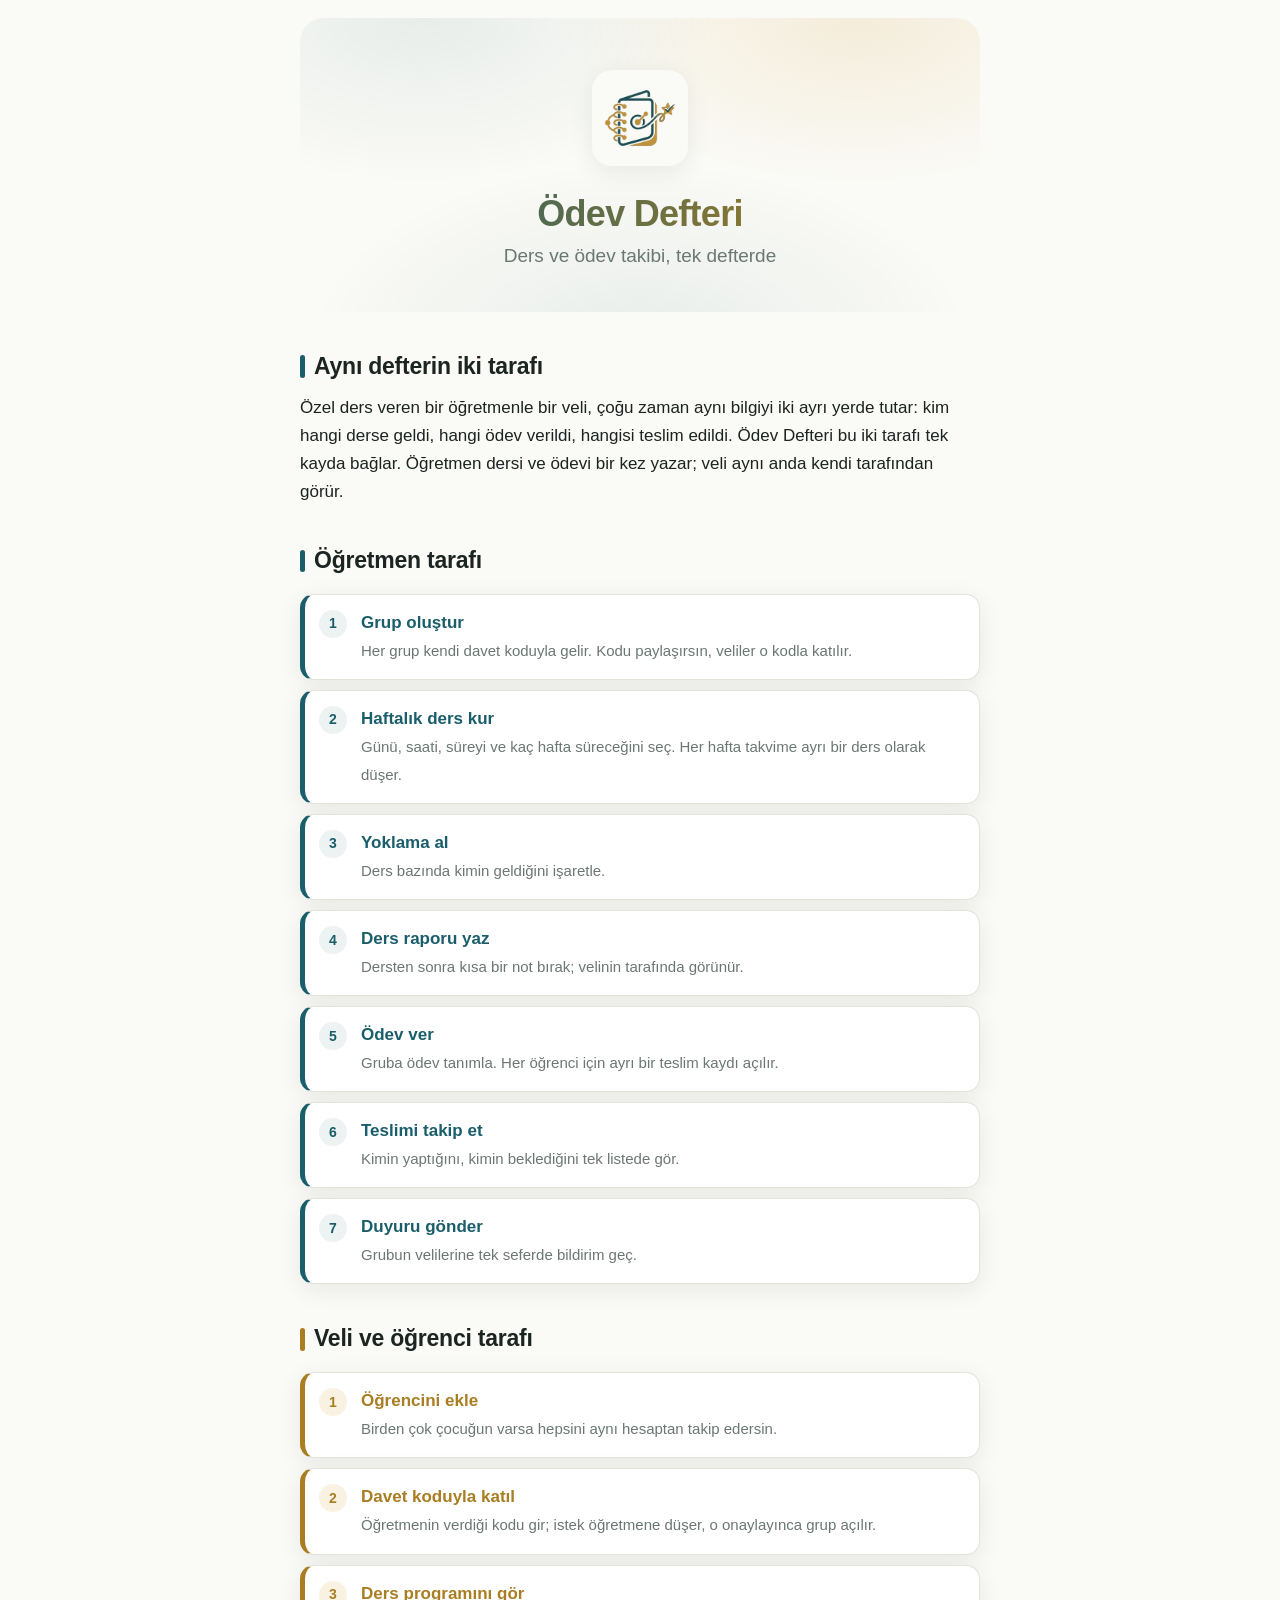
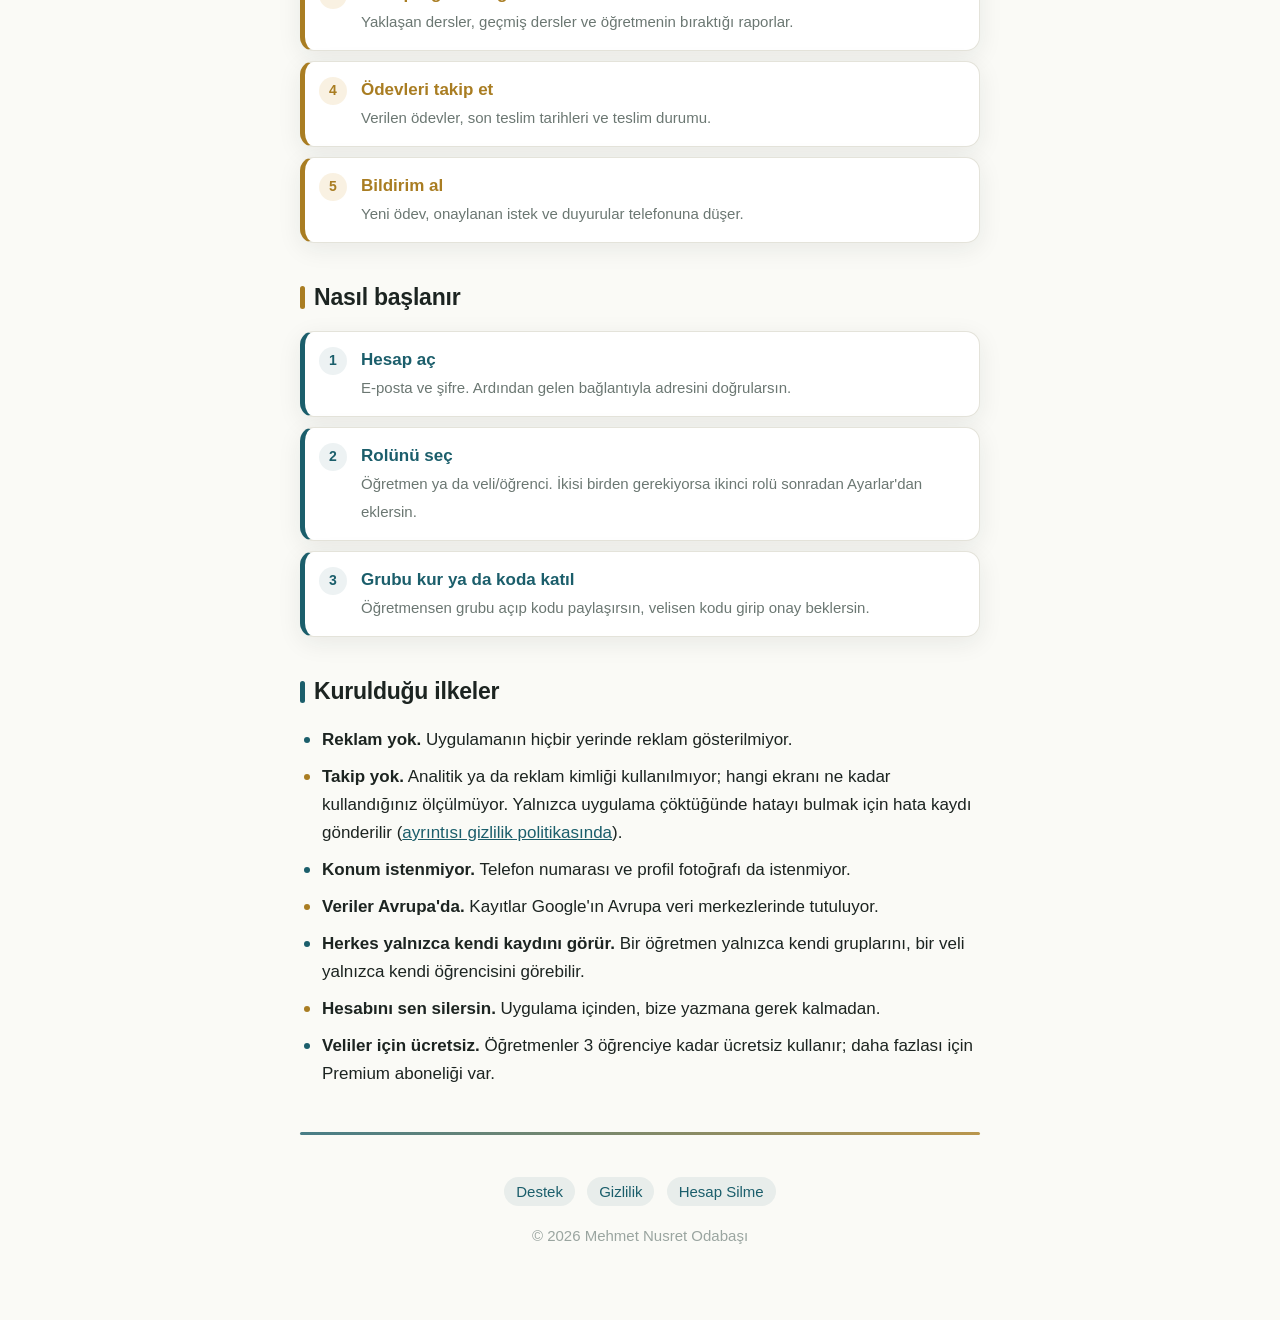
<file: index.html>
<!DOCTYPE html>
<html lang="tr">
<head>
<meta charset="utf-8">
<meta name="viewport" content="width=device-width, initial-scale=1">
<title>Ödev Defteri — Ders ve ödev takibi</title>
<meta name="description" content="Ödev Defteri, özel ders veren öğretmenlerle velileri aynı defterde buluşturur: ders programı, yoklama, ödev ve teslim takibi. Reklamsız, takipsiz.">
<link rel="icon" href="assets/logo.png">
<link rel="stylesheet" href="assets/style.css">
<meta property="og:type" content="website">
<meta property="og:title" content="Ödev Defteri — Ders ve ödev takibi">
<meta property="og:description" content="Öğretmen ders planlar ve ödev verir, veli aynı defterden takip eder. Reklamsız, takipsiz.">
<meta property="og:image" content="assets/logo.png">
</head>
<body>
<div class="wrap">

<header>
  <img src="assets/logo.png" alt="Ödev Defteri">
  <h1>Ödev Defteri</h1>
  <p class="tagline">Ders ve ödev takibi, tek defterde</p>
</header>

<h2>Aynı defterin iki tarafı</h2>
<p>Özel ders veren bir öğretmenle bir veli, çoğu zaman aynı bilgiyi iki ayrı yerde
tutar: kim hangi derse geldi, hangi ödev verildi, hangisi teslim edildi. Ödev Defteri
bu iki tarafı tek kayda bağlar. Öğretmen dersi ve ödevi bir kez yazar; veli aynı anda
kendi tarafından görür.</p>

<h2 class="teal">Öğretmen tarafı</h2>
<ul class="steps">
  <li><b>Grup oluştur</b><span>Her grup kendi davet koduyla gelir. Kodu paylaşırsın, veliler o kodla katılır.</span></li>
  <li><b>Haftalık ders kur</b><span>Günü, saati, süreyi ve kaç hafta süreceğini seç. Her hafta takvime ayrı bir ders olarak düşer.</span></li>
  <li><b>Yoklama al</b><span>Ders bazında kimin geldiğini işaretle.</span></li>
  <li><b>Ders raporu yaz</b><span>Dersten sonra kısa bir not bırak; velinin tarafında görünür.</span></li>
  <li><b>Ödev ver</b><span>Gruba ödev tanımla. Her öğrenci için ayrı bir teslim kaydı açılır.</span></li>
  <li><b>Teslimi takip et</b><span>Kimin yaptığını, kimin beklediğini tek listede gör.</span></li>
  <li><b>Duyuru gönder</b><span>Grubun velilerine tek seferde bildirim geç.</span></li>
</ul>

<h2 class="gold">Veli ve öğrenci tarafı</h2>
<ul class="steps gold">
  <li><b>Öğrencini ekle</b><span>Birden çok çocuğun varsa hepsini aynı hesaptan takip edersin.</span></li>
  <li><b>Davet koduyla katıl</b><span>Öğretmenin verdiği kodu gir; istek öğretmene düşer, o onaylayınca grup açılır.</span></li>
  <li><b>Ders programını gör</b><span>Yaklaşan dersler, geçmiş dersler ve öğretmenin bıraktığı raporlar.</span></li>
  <li><b>Ödevleri takip et</b><span>Verilen ödevler, son teslim tarihleri ve teslim durumu.</span></li>
  <li><b>Bildirim al</b><span>Yeni ödev, onaylanan istek ve duyurular telefonuna düşer.</span></li>
</ul>

<h2>Nasıl başlanır</h2>
<ul class="steps">
  <li><b>Hesap aç</b><span>E-posta ve şifre. Ardından gelen bağlantıyla adresini doğrularsın.</span></li>
  <li><b>Rolünü seç</b><span>Öğretmen ya da veli/öğrenci. İkisi birden gerekiyorsa ikinci rolü sonradan Ayarlar'dan eklersin.</span></li>
  <li><b>Grubu kur ya da koda katıl</b><span>Öğretmensen grubu açıp kodu paylaşırsın, velisen kodu girip onay beklersin.</span></li>
</ul>

<h2>Kurulduğu ilkeler</h2>
<ul class="plain">
  <li><b>Reklam yok.</b> Uygulamanın hiçbir yerinde reklam gösterilmiyor.</li>
  <li><b>Takip yok.</b> Analitik ya da reklam kimliği kullanılmıyor; hangi ekranı ne
  kadar kullandığınız ölçülmüyor. Yalnızca uygulama çöktüğünde hatayı bulmak için hata
  kaydı gönderilir (<a href="gizlilik/">ayrıntısı gizlilik politikasında</a>).</li>
  <li><b>Konum istenmiyor.</b> Telefon numarası ve profil fotoğrafı da istenmiyor.</li>
  <li><b>Veriler Avrupa'da.</b> Kayıtlar Google'ın Avrupa veri merkezlerinde tutuluyor.</li>
  <li><b>Herkes yalnızca kendi kaydını görür.</b> Bir öğretmen yalnızca kendi gruplarını, bir veli yalnızca kendi öğrencisini görebilir.</li>
  <li><b>Hesabını sen silersin.</b> Uygulama içinden, bize yazmana gerek kalmadan.</li>
  <li><b>Veliler için ücretsiz.</b> Öğretmenler 3 öğrenciye kadar ücretsiz kullanır;
  daha fazlası için Premium aboneliği var.</li>
</ul>

<!-- Uygulama mağazalarda yayımlandığında indirme bağlantıları buraya. -->

<hr>
<footer>
  <a href="destek/">Destek</a>
  <a href="gizlilik/">Gizlilik</a>
  <a href="hesap-silme/">Hesap Silme</a>
  <div class="copyright">© 2026 Mehmet Nusret Odabaşı</div>
</footer>

</div>
</body>
</html>
</file>
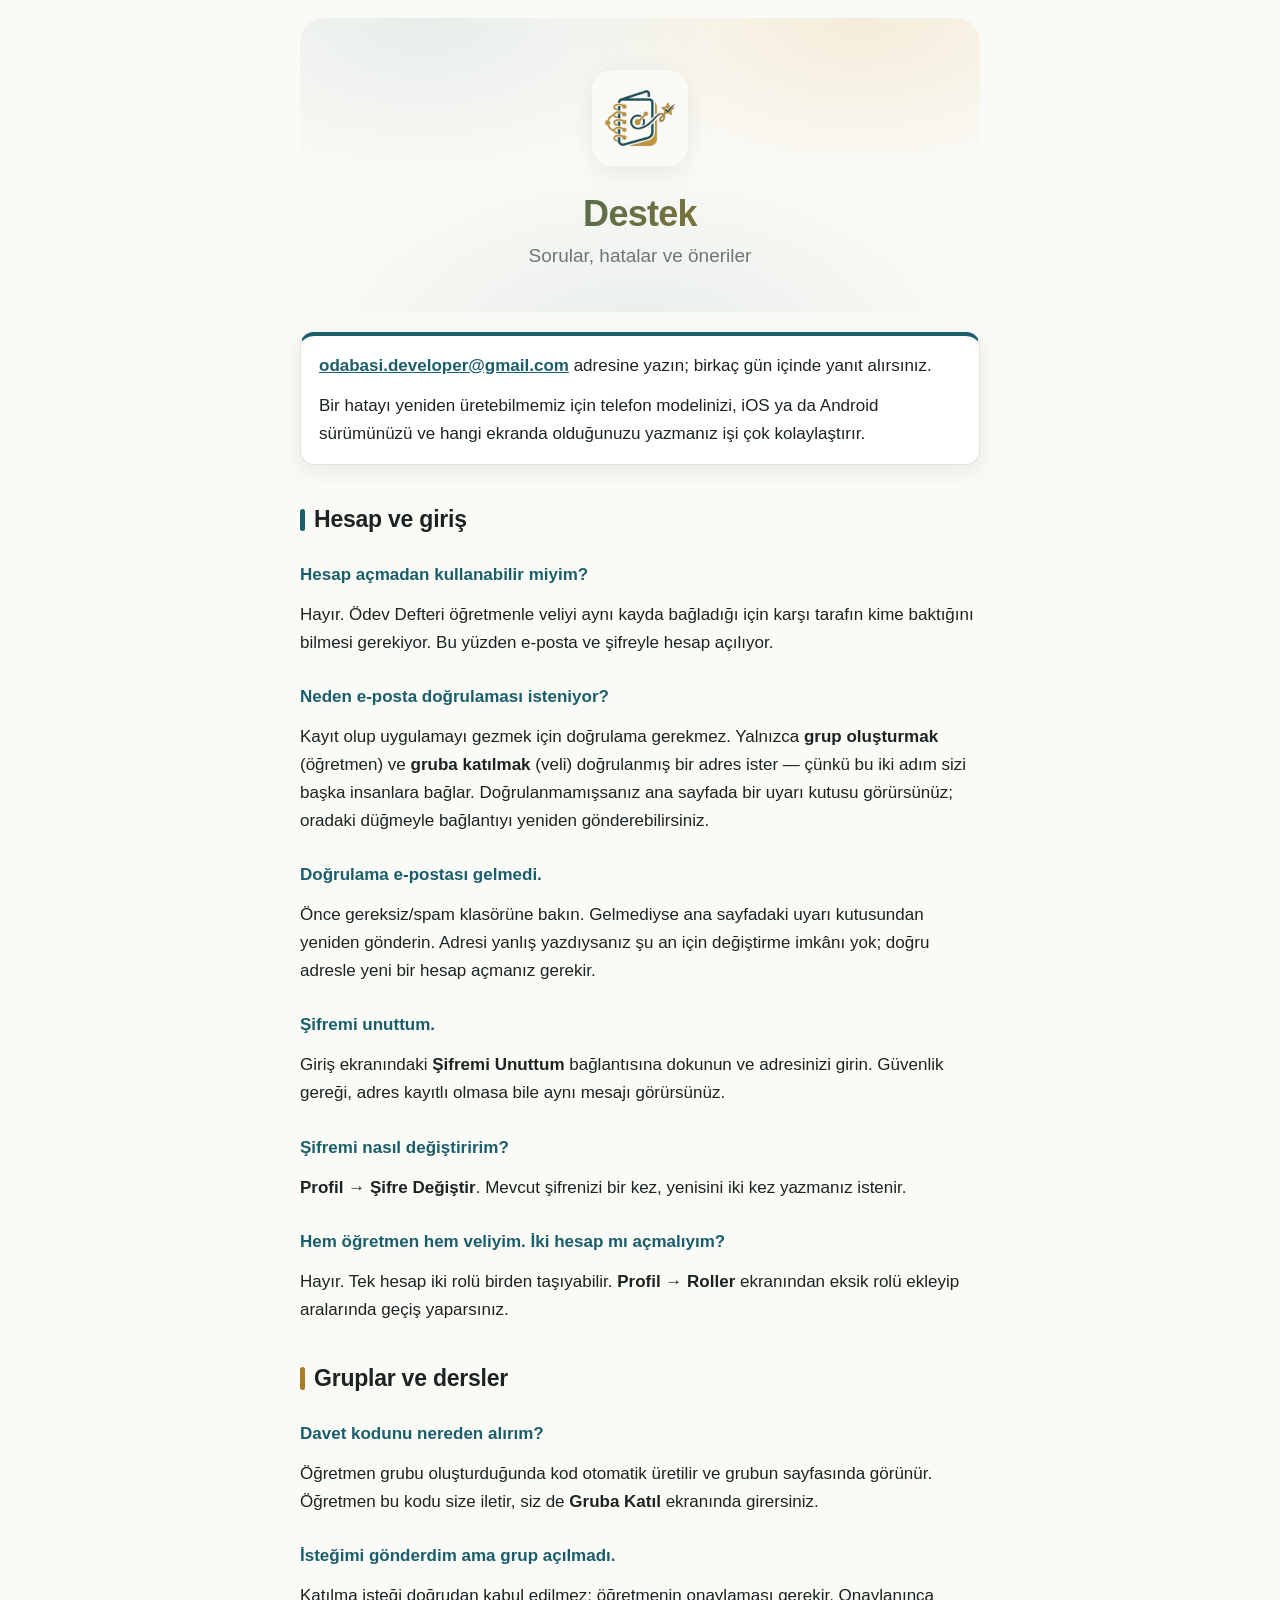
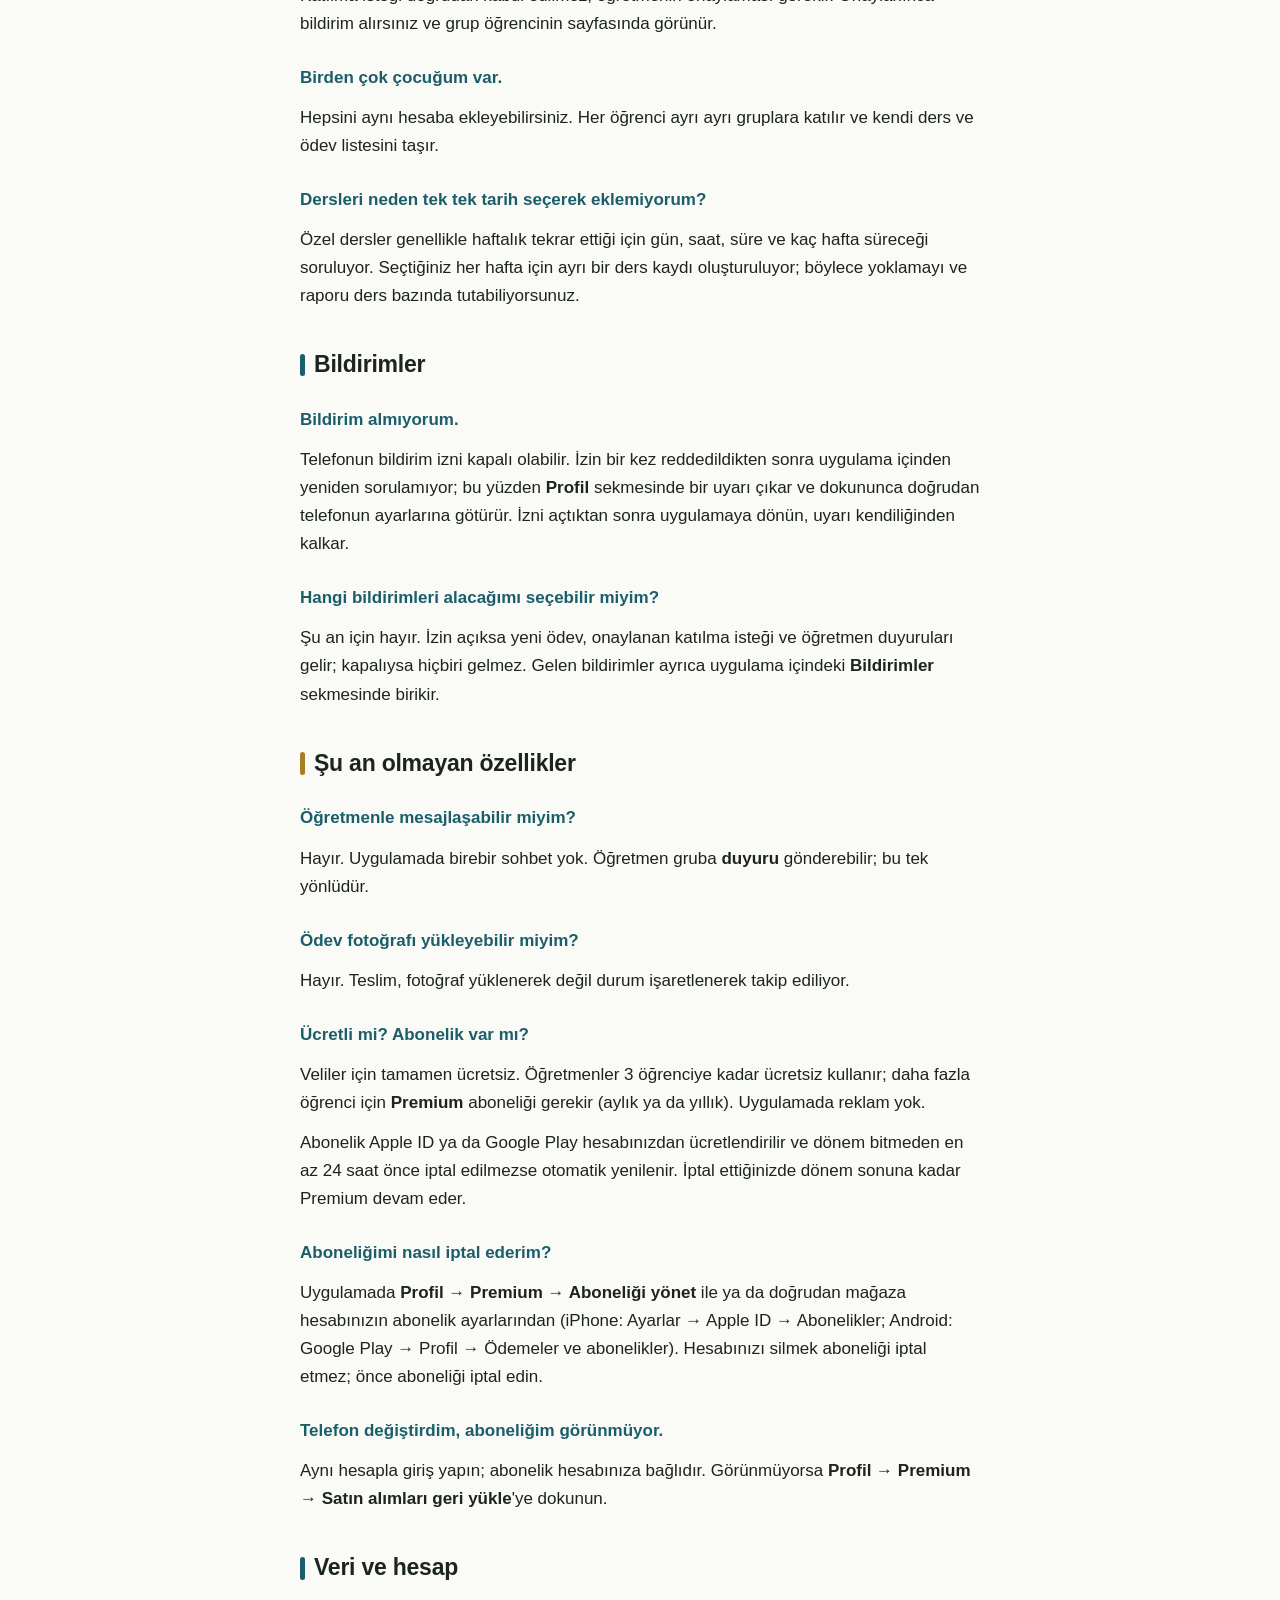
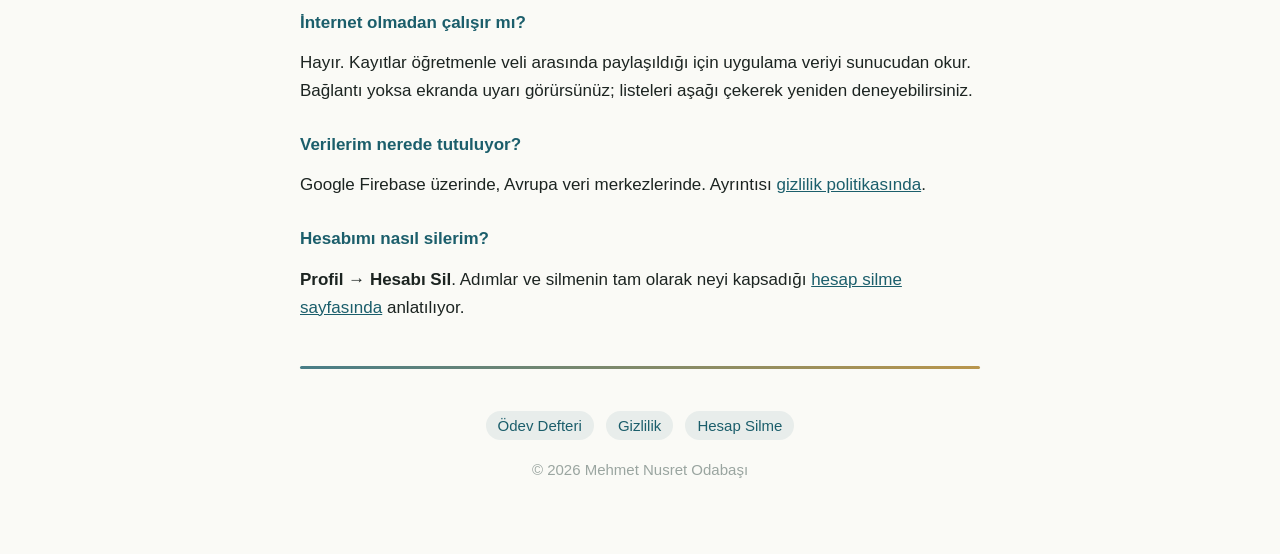
<file: destek/index.html>
<!DOCTYPE html>
<html lang="tr">
<head>
<meta charset="utf-8">
<meta name="viewport" content="width=device-width, initial-scale=1">
<title>Ödev Defteri — Destek</title>
<meta name="description" content="Ödev Defteri için sık sorulan sorular ve iletişim.">
<link rel="icon" href="../assets/logo.png">
<link rel="stylesheet" href="../assets/style.css">
</head>
<body>
<div class="wrap">

<header>
  <img src="../assets/logo.png" alt="Ödev Defteri">
  <h1>Destek</h1>
  <p class="tagline">Sorular, hatalar ve öneriler</p>
</header>

<div class="contact">
  <p><a href="mailto:odabasi.developer@gmail.com">odabasi.developer@gmail.com</a>
  adresine yazın; birkaç gün içinde yanıt alırsınız.</p>
  <p>Bir hatayı yeniden üretebilmemiz için telefon modelinizi, iOS ya da Android
  sürümünüzü ve hangi ekranda olduğunuzu yazmanız işi çok kolaylaştırır.</p>
</div>

<h2>Hesap ve giriş</h2>

<h3>Hesap açmadan kullanabilir miyim?</h3>
<p>Hayır. Ödev Defteri öğretmenle veliyi aynı kayda bağladığı için karşı tarafın kime
baktığını bilmesi gerekiyor. Bu yüzden e-posta ve şifreyle hesap açılıyor.</p>

<h3>Neden e-posta doğrulaması isteniyor?</h3>
<p>Kayıt olup uygulamayı gezmek için doğrulama gerekmez. Yalnızca <b>grup oluşturmak</b>
(öğretmen) ve <b>gruba katılmak</b> (veli) doğrulanmış bir adres ister — çünkü bu iki
adım sizi başka insanlara bağlar. Doğrulanmamışsanız ana sayfada bir uyarı kutusu
görürsünüz; oradaki düğmeyle bağlantıyı yeniden gönderebilirsiniz.</p>

<h3>Doğrulama e-postası gelmedi.</h3>
<p>Önce gereksiz/spam klasörüne bakın. Gelmediyse ana sayfadaki uyarı kutusundan
yeniden gönderin. Adresi yanlış yazdıysanız şu an için değiştirme imkânı yok; doğru
adresle yeni bir hesap açmanız gerekir.</p>

<h3>Şifremi unuttum.</h3>
<p>Giriş ekranındaki <b>Şifremi Unuttum</b> bağlantısına dokunun ve adresinizi girin.
Güvenlik gereği, adres kayıtlı olmasa bile aynı mesajı görürsünüz.</p>

<h3>Şifremi nasıl değiştiririm?</h3>
<p><b>Profil → Şifre Değiştir</b>. Mevcut şifrenizi bir kez, yenisini iki kez
yazmanız istenir.</p>

<h3>Hem öğretmen hem veliyim. İki hesap mı açmalıyım?</h3>
<p>Hayır. Tek hesap iki rolü birden taşıyabilir. <b>Profil → Roller</b> ekranından
eksik rolü ekleyip aralarında geçiş yaparsınız.</p>

<h2>Gruplar ve dersler</h2>

<h3>Davet kodunu nereden alırım?</h3>
<p>Öğretmen grubu oluşturduğunda kod otomatik üretilir ve grubun sayfasında görünür.
Öğretmen bu kodu size iletir, siz de <b>Gruba Katıl</b> ekranında girersiniz.</p>

<h3>İsteğimi gönderdim ama grup açılmadı.</h3>
<p>Katılma isteği doğrudan kabul edilmez; öğretmenin onaylaması gerekir. Onaylanınca
bildirim alırsınız ve grup öğrencinin sayfasında görünür.</p>

<h3>Birden çok çocuğum var.</h3>
<p>Hepsini aynı hesaba ekleyebilirsiniz. Her öğrenci ayrı ayrı gruplara katılır ve
kendi ders ve ödev listesini taşır.</p>

<h3>Dersleri neden tek tek tarih seçerek eklemiyorum?</h3>
<p>Özel dersler genellikle haftalık tekrar ettiği için gün, saat, süre ve kaç hafta
süreceği soruluyor. Seçtiğiniz her hafta için ayrı bir ders kaydı oluşturuluyor;
böylece yoklamayı ve raporu ders bazında tutabiliyorsunuz.</p>

<h2>Bildirimler</h2>

<h3>Bildirim almıyorum.</h3>
<p>Telefonun bildirim izni kapalı olabilir. İzin bir kez reddedildikten sonra
uygulama içinden yeniden sorulamıyor; bu yüzden <b>Profil</b> sekmesinde bir uyarı
çıkar ve dokununca doğrudan telefonun ayarlarına götürür. İzni açtıktan sonra
uygulamaya dönün, uyarı kendiliğinden kalkar.</p>

<h3>Hangi bildirimleri alacağımı seçebilir miyim?</h3>
<p>Şu an için hayır. İzin açıksa yeni ödev, onaylanan katılma isteği ve öğretmen
duyuruları gelir; kapalıysa hiçbiri gelmez. Gelen bildirimler ayrıca uygulama içindeki
<b>Bildirimler</b> sekmesinde birikir.</p>

<h2>Şu an olmayan özellikler</h2>

<h3>Öğretmenle mesajlaşabilir miyim?</h3>
<p>Hayır. Uygulamada birebir sohbet yok. Öğretmen gruba <b>duyuru</b> gönderebilir;
bu tek yönlüdür.</p>

<h3>Ödev fotoğrafı yükleyebilir miyim?</h3>
<p>Hayır. Teslim, fotoğraf yüklenerek değil durum işaretlenerek takip ediliyor.</p>

<h3>Ücretli mi? Abonelik var mı?</h3>
<p>Veliler için tamamen ücretsiz. Öğretmenler 3 öğrenciye kadar ücretsiz kullanır;
daha fazla öğrenci için <b>Premium</b> aboneliği gerekir (aylık ya da yıllık). Uygulamada
reklam yok.</p>
<p>Abonelik Apple ID ya da Google Play hesabınızdan ücretlendirilir ve dönem bitmeden
en az 24 saat önce iptal edilmezse otomatik yenilenir. İptal ettiğinizde dönem sonuna
kadar Premium devam eder.</p>

<h3>Aboneliğimi nasıl iptal ederim?</h3>
<p>Uygulamada <b>Profil → Premium → Aboneliği yönet</b> ile ya da doğrudan mağaza
hesabınızın abonelik ayarlarından (iPhone: Ayarlar → Apple ID → Abonelikler; Android:
Google Play → Profil → Ödemeler ve abonelikler). Hesabınızı silmek aboneliği iptal
etmez; önce aboneliği iptal edin.</p>

<h3>Telefon değiştirdim, aboneliğim görünmüyor.</h3>
<p>Aynı hesapla giriş yapın; abonelik hesabınıza bağlıdır. Görünmüyorsa
<b>Profil → Premium → Satın alımları geri yükle</b>'ye dokunun.</p>

<h2>Veri ve hesap</h2>

<h3>İnternet olmadan çalışır mı?</h3>
<p>Hayır. Kayıtlar öğretmenle veli arasında paylaşıldığı için uygulama veriyi
sunucudan okur. Bağlantı yoksa ekranda uyarı görürsünüz; listeleri aşağı çekerek
yeniden deneyebilirsiniz.</p>

<h3>Verilerim nerede tutuluyor?</h3>
<p>Google Firebase üzerinde, Avrupa veri merkezlerinde. Ayrıntısı
<a href="../gizlilik/">gizlilik politikasında</a>.</p>

<h3>Hesabımı nasıl silerim?</h3>
<p><b>Profil → Hesabı Sil</b>. Adımlar ve silmenin tam olarak neyi kapsadığı
<a href="../hesap-silme/">hesap silme sayfasında</a> anlatılıyor.</p>

<hr>
<footer>
  <a href="../">Ödev Defteri</a>
  <a href="../gizlilik/">Gizlilik</a>
  <a href="../hesap-silme/">Hesap Silme</a>
  <div class="copyright">© 2026 Mehmet Nusret Odabaşı</div>
</footer>

</div>
</body>
</html>
</file>
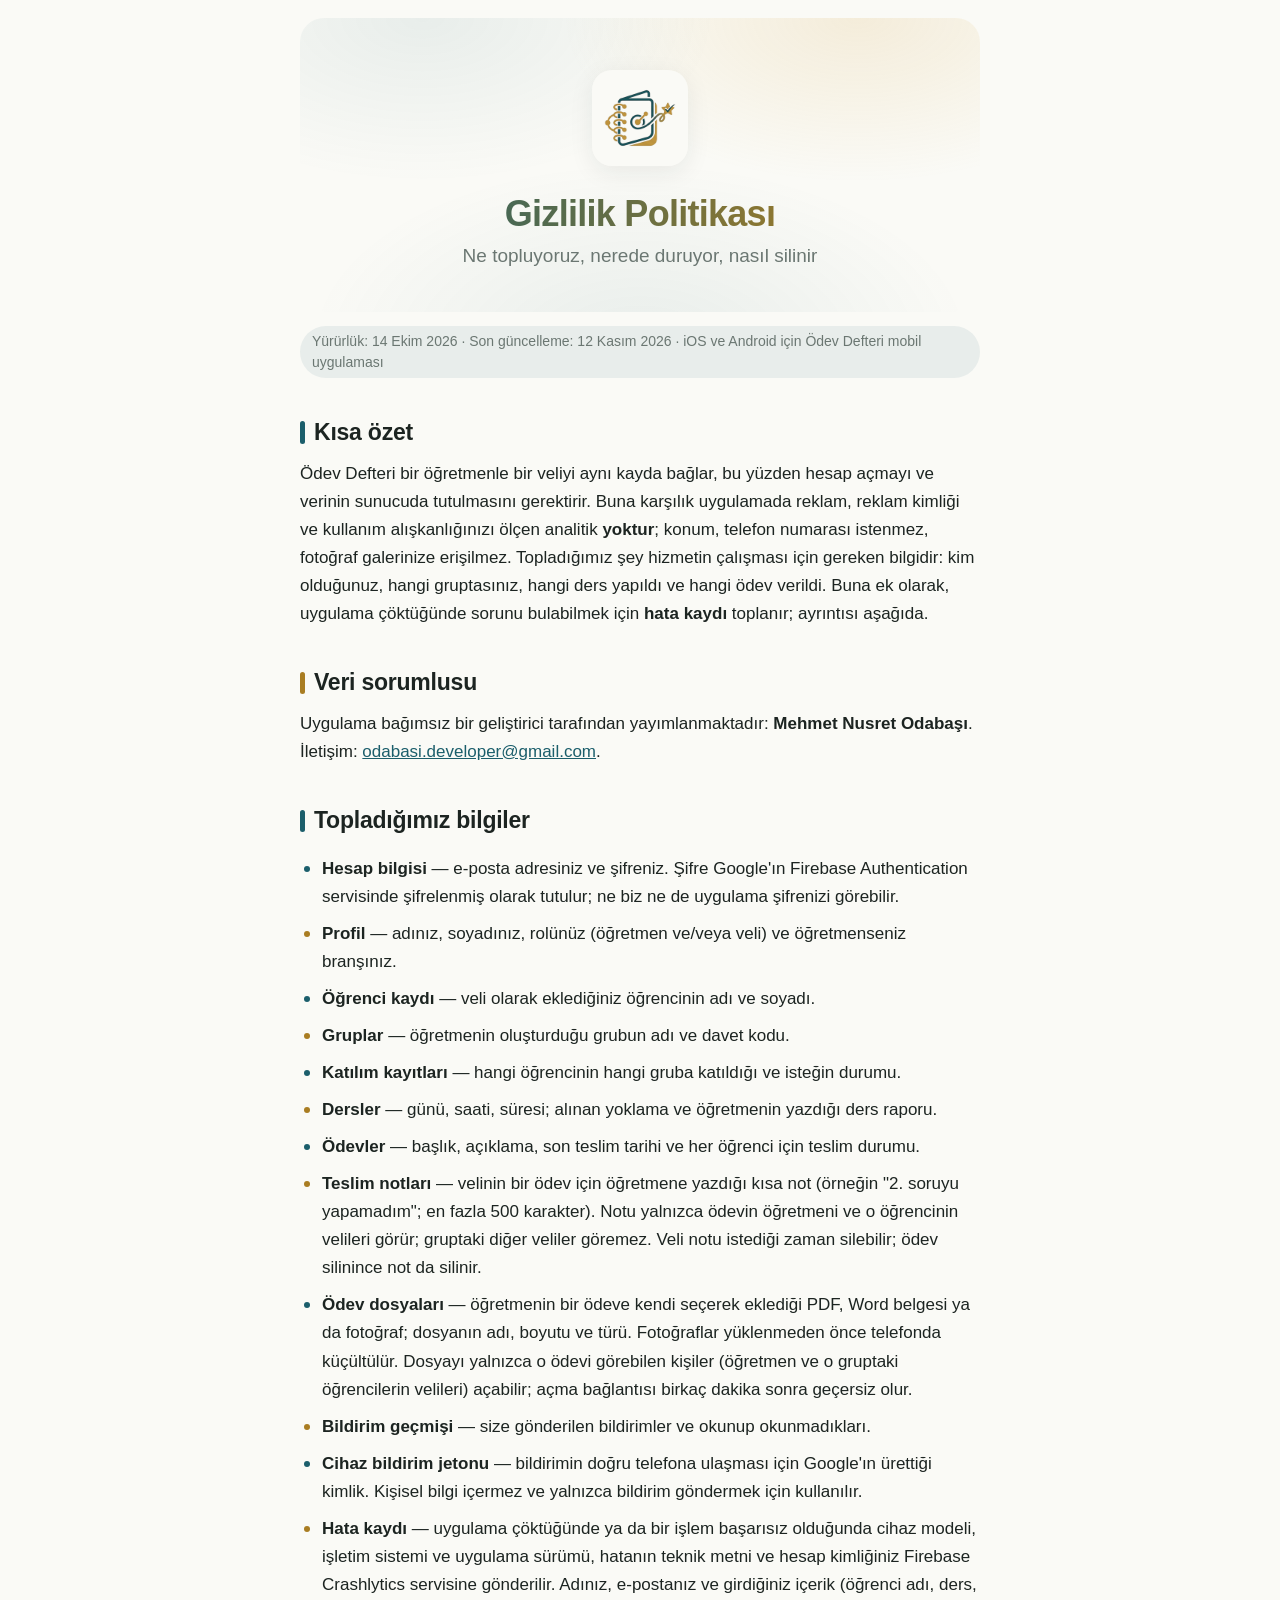
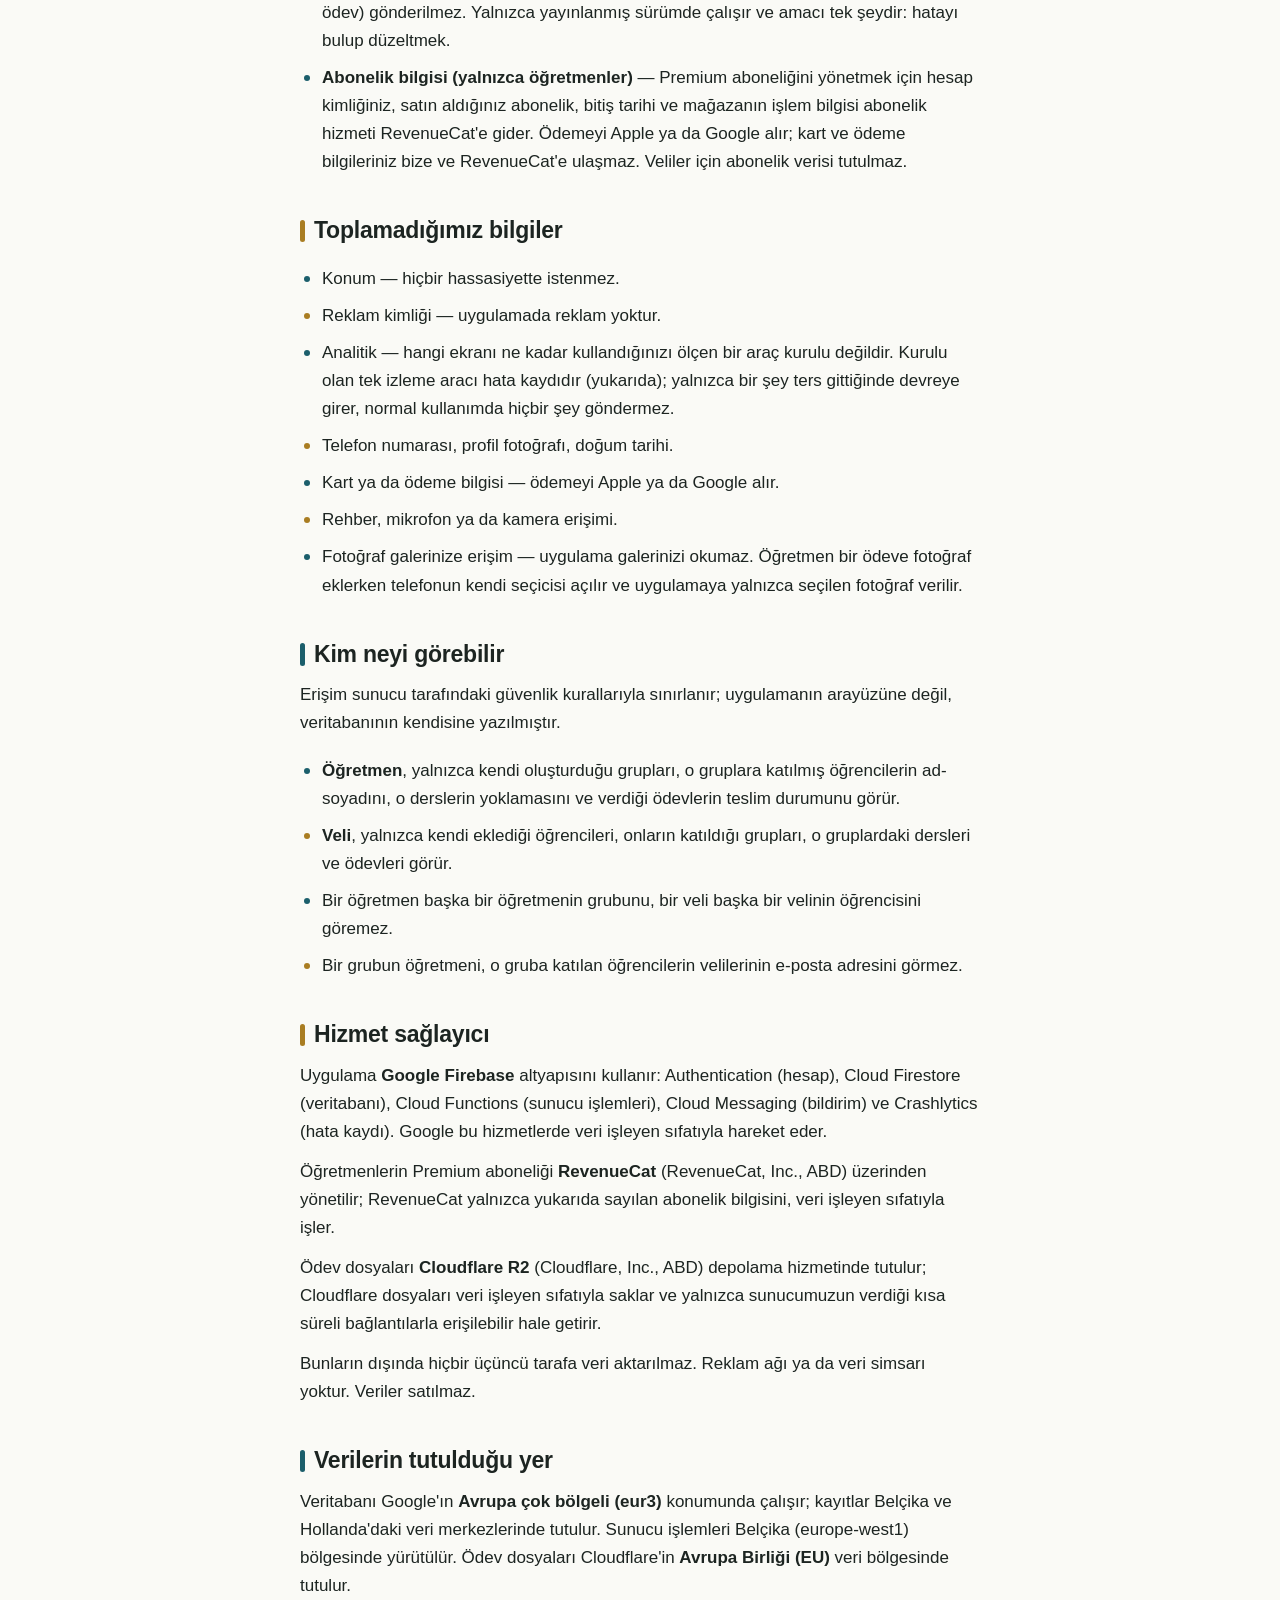
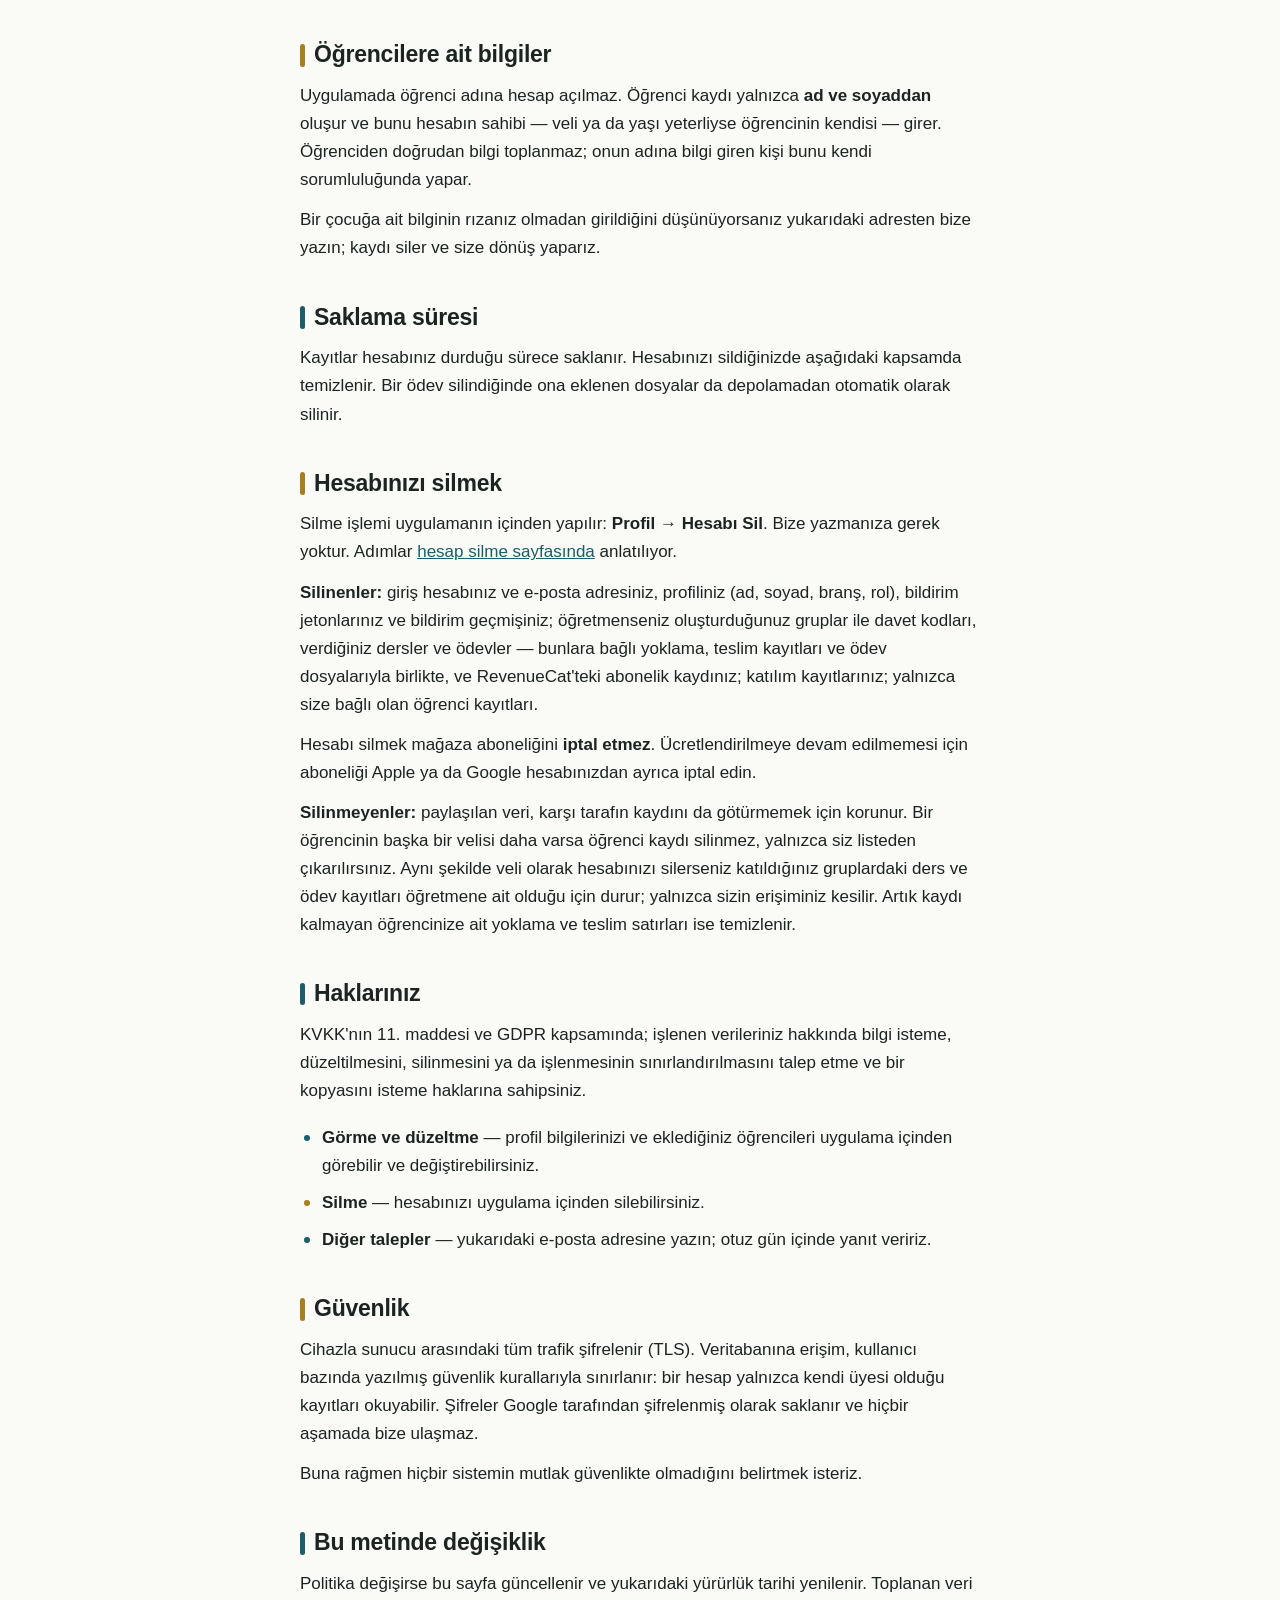
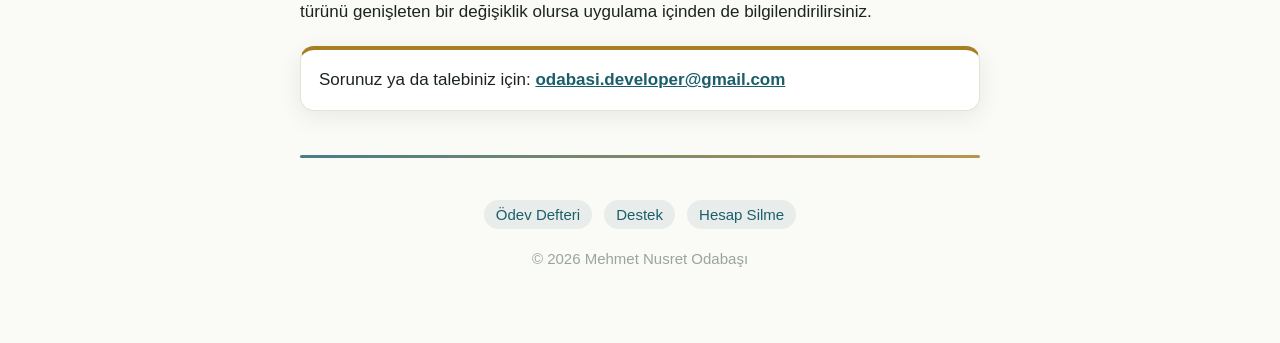
<file: gizlilik/index.html>
<!DOCTYPE html>
<html lang="tr">
<head>
<meta charset="utf-8">
<meta name="viewport" content="width=device-width, initial-scale=1">
<title>Ödev Defteri — Gizlilik Politikası</title>
<meta name="description" content="Ödev Defteri'nin hangi bilgileri topladığı, nerede sakladığı, kimlerle paylaştığı ve bunları nasıl sildireceğiniz.">
<link rel="icon" href="../assets/logo.png">
<link rel="stylesheet" href="../assets/style.css">
</head>
<body>
<div class="wrap">

<header>
  <img src="../assets/logo.png" alt="Ödev Defteri">
  <h1>Gizlilik Politikası</h1>
  <p class="tagline">Ne topluyoruz, nerede duruyor, nasıl silinir</p>
</header>

<p class="meta">Yürürlük: 14 Ekim 2026 · Son güncelleme: 12 Kasım 2026 · iOS ve
Android için Ödev Defteri mobil uygulaması</p>

<h2>Kısa özet</h2>
<p>Ödev Defteri bir öğretmenle bir veliyi aynı kayda bağlar, bu yüzden hesap açmayı ve
verinin sunucuda tutulmasını gerektirir. Buna karşılık uygulamada reklam, reklam
kimliği ve kullanım alışkanlığınızı ölçen analitik <b>yoktur</b>; konum, telefon
numarası istenmez, fotoğraf galerinize erişilmez. Topladığımız şey hizmetin çalışması için gereken
bilgidir: kim olduğunuz, hangi gruptasınız, hangi ders yapıldı ve hangi ödev verildi.
Buna ek olarak, uygulama çöktüğünde sorunu bulabilmek için <b>hata kaydı</b>
toplanır; ayrıntısı aşağıda.</p>

<h2>Veri sorumlusu</h2>
<p>Uygulama bağımsız bir geliştirici tarafından yayımlanmaktadır:
<b>Mehmet Nusret Odabaşı</b>. İletişim:
<a href="mailto:odabasi.developer@gmail.com">odabasi.developer@gmail.com</a>.</p>

<h2>Topladığımız bilgiler</h2>
<ul class="plain">
  <li><b>Hesap bilgisi</b> — e-posta adresiniz ve şifreniz. Şifre Google'ın Firebase
  Authentication servisinde şifrelenmiş olarak tutulur; ne biz ne de uygulama
  şifrenizi görebilir.</li>
  <li><b>Profil</b> — adınız, soyadınız, rolünüz (öğretmen ve/veya veli) ve
  öğretmenseniz branşınız.</li>
  <li><b>Öğrenci kaydı</b> — veli olarak eklediğiniz öğrencinin adı ve soyadı.</li>
  <li><b>Gruplar</b> — öğretmenin oluşturduğu grubun adı ve davet kodu.</li>
  <li><b>Katılım kayıtları</b> — hangi öğrencinin hangi gruba katıldığı ve isteğin
  durumu.</li>
  <li><b>Dersler</b> — günü, saati, süresi; alınan yoklama ve öğretmenin yazdığı ders
  raporu.</li>
  <li><b>Ödevler</b> — başlık, açıklama, son teslim tarihi ve her öğrenci için teslim
  durumu.</li>
  <li><b>Teslim notları</b> — velinin bir ödev için öğretmene yazdığı kısa not
  (örneğin "2. soruyu yapamadım"; en fazla 500 karakter). Notu yalnızca ödevin öğretmeni
  ve o öğrencinin velileri görür; gruptaki diğer veliler göremez. Veli notu
  istediği zaman silebilir; ödev silinince not da silinir.</li>
  <li><b>Ödev dosyaları</b> — öğretmenin bir ödeve kendi seçerek eklediği PDF, Word
  belgesi ya da fotoğraf; dosyanın adı, boyutu ve türü. Fotoğraflar yüklenmeden önce
  telefonda küçültülür. Dosyayı yalnızca o ödevi görebilen kişiler (öğretmen ve o
  gruptaki öğrencilerin velileri) açabilir; açma bağlantısı birkaç dakika sonra
  geçersiz olur.</li>
  <li><b>Bildirim geçmişi</b> — size gönderilen bildirimler ve okunup okunmadıkları.</li>
  <li><b>Cihaz bildirim jetonu</b> — bildirimin doğru telefona ulaşması için Google'ın
  ürettiği kimlik. Kişisel bilgi içermez ve yalnızca bildirim göndermek için
  kullanılır.</li>
  <li><b>Hata kaydı</b> — uygulama çöktüğünde ya da bir işlem başarısız olduğunda
  cihaz modeli, işletim sistemi ve uygulama sürümü, hatanın teknik metni ve hesap
  kimliğiniz Firebase Crashlytics servisine gönderilir. Adınız, e-postanız ve
  girdiğiniz içerik (öğrenci adı, ders, ödev) gönderilmez. Yalnızca yayınlanmış
  sürümde çalışır ve amacı tek şeydir: hatayı bulup düzeltmek.</li>
  <li><b>Abonelik bilgisi (yalnızca öğretmenler)</b> — Premium aboneliğini yönetmek
  için hesap kimliğiniz, satın aldığınız abonelik, bitiş tarihi ve mağazanın işlem
  bilgisi abonelik hizmeti RevenueCat'e gider. Ödemeyi Apple ya da Google alır; kart
  ve ödeme bilgileriniz bize ve RevenueCat'e ulaşmaz. Veliler için abonelik verisi
  tutulmaz.</li>
</ul>

<h2>Toplamadığımız bilgiler</h2>
<ul class="plain">
  <li>Konum — hiçbir hassasiyette istenmez.</li>
  <li>Reklam kimliği — uygulamada reklam yoktur.</li>
  <li>Analitik — hangi ekranı ne kadar kullandığınızı ölçen bir araç kurulu değildir.
  Kurulu olan tek izleme aracı hata kaydıdır (yukarıda); yalnızca bir şey ters
  gittiğinde devreye girer, normal kullanımda hiçbir şey göndermez.</li>
  <li>Telefon numarası, profil fotoğrafı, doğum tarihi.</li>
  <li>Kart ya da ödeme bilgisi — ödemeyi Apple ya da Google alır.</li>
  <li>Rehber, mikrofon ya da kamera erişimi.</li>
  <li>Fotoğraf galerinize erişim — uygulama galerinizi okumaz. Öğretmen bir ödeve
  fotoğraf eklerken telefonun kendi seçicisi açılır ve uygulamaya yalnızca seçilen
  fotoğraf verilir.</li>
</ul>

<h2>Kim neyi görebilir</h2>
<p>Erişim sunucu tarafındaki güvenlik kurallarıyla sınırlanır; uygulamanın arayüzüne
değil, veritabanının kendisine yazılmıştır.</p>
<ul class="plain">
  <li><b>Öğretmen</b>, yalnızca kendi oluşturduğu grupları, o gruplara katılmış
  öğrencilerin ad-soyadını, o derslerin yoklamasını ve verdiği ödevlerin teslim
  durumunu görür.</li>
  <li><b>Veli</b>, yalnızca kendi eklediği öğrencileri, onların katıldığı grupları, o
  gruplardaki dersleri ve ödevleri görür.</li>
  <li>Bir öğretmen başka bir öğretmenin grubunu, bir veli başka bir velinin öğrencisini
  göremez.</li>
  <li>Bir grubun öğretmeni, o gruba katılan öğrencilerin velilerinin e-posta adresini
  görmez.</li>
</ul>

<h2>Hizmet sağlayıcı</h2>
<p>Uygulama <b>Google Firebase</b> altyapısını kullanır: Authentication (hesap),
Cloud Firestore (veritabanı), Cloud Functions (sunucu işlemleri), Cloud Messaging
(bildirim) ve Crashlytics (hata kaydı). Google bu hizmetlerde veri işleyen sıfatıyla
hareket eder.</p>
<p>Öğretmenlerin Premium aboneliği <b>RevenueCat</b> (RevenueCat, Inc., ABD) üzerinden
yönetilir; RevenueCat yalnızca yukarıda sayılan abonelik bilgisini, veri işleyen
sıfatıyla işler.</p>
<p>Ödev dosyaları <b>Cloudflare R2</b> (Cloudflare, Inc., ABD) depolama hizmetinde
tutulur; Cloudflare dosyaları veri işleyen sıfatıyla saklar ve yalnızca sunucumuzun
verdiği kısa süreli bağlantılarla erişilebilir hale getirir.</p>
<p>Bunların dışında hiçbir üçüncü tarafa veri aktarılmaz. Reklam ağı ya da veri simsarı
yoktur. Veriler satılmaz.</p>

<h2>Verilerin tutulduğu yer</h2>
<p>Veritabanı Google'ın <b>Avrupa çok bölgeli (eur3)</b> konumunda çalışır; kayıtlar
Belçika ve Hollanda'daki veri merkezlerinde tutulur. Sunucu işlemleri Belçika
(europe-west1) bölgesinde yürütülür. Ödev dosyaları Cloudflare'in <b>Avrupa Birliği
(EU)</b> veri bölgesinde tutulur.</p>

<h2>Öğrencilere ait bilgiler</h2>
<p>Uygulamada öğrenci adına hesap açılmaz. Öğrenci kaydı yalnızca <b>ad ve soyaddan</b>
oluşur ve bunu hesabın sahibi — veli ya da yaşı yeterliyse öğrencinin kendisi — girer.
Öğrenciden doğrudan bilgi toplanmaz; onun adına bilgi giren kişi bunu kendi
sorumluluğunda yapar.</p>
<p>Bir çocuğa ait bilginin rızanız olmadan girildiğini düşünüyorsanız yukarıdaki
adresten bize yazın; kaydı siler ve size dönüş yaparız.</p>

<h2>Saklama süresi</h2>
<p>Kayıtlar hesabınız durduğu sürece saklanır. Hesabınızı sildiğinizde aşağıdaki
kapsamda temizlenir. Bir ödev silindiğinde ona eklenen dosyalar da depolamadan
otomatik olarak silinir.</p>

<h2>Hesabınızı silmek</h2>
<p>Silme işlemi uygulamanın içinden yapılır: <b>Profil → Hesabı Sil</b>. Bize yazmanıza
gerek yoktur. Adımlar <a href="../hesap-silme/">hesap silme sayfasında</a> anlatılıyor.</p>
<p><b>Silinenler:</b> giriş hesabınız ve e-posta adresiniz, profiliniz (ad, soyad,
branş, rol), bildirim jetonlarınız ve bildirim geçmişiniz; öğretmenseniz
oluşturduğunuz gruplar ile davet kodları, verdiğiniz dersler ve ödevler — bunlara
bağlı yoklama, teslim kayıtları ve ödev dosyalarıyla birlikte, ve RevenueCat'teki abonelik kaydınız;
katılım kayıtlarınız; yalnızca size bağlı olan öğrenci kayıtları.</p>
<p>Hesabı silmek mağaza aboneliğini <b>iptal etmez</b>. Ücretlendirilmeye devam
edilmemesi için aboneliği Apple ya da Google hesabınızdan ayrıca iptal edin.</p>
<p><b>Silinmeyenler:</b> paylaşılan veri, karşı tarafın kaydını da götürmemek için
korunur. Bir öğrencinin başka bir velisi daha varsa öğrenci kaydı silinmez, yalnızca
siz listeden çıkarılırsınız. Aynı şekilde veli olarak hesabınızı silerseniz
katıldığınız gruplardaki ders ve ödev kayıtları öğretmene ait olduğu için durur;
yalnızca sizin erişiminiz kesilir. Artık kaydı kalmayan öğrencinize ait yoklama ve
teslim satırları ise temizlenir.</p>

<h2>Haklarınız</h2>
<p>KVKK'nın 11. maddesi ve GDPR kapsamında; işlenen verileriniz hakkında bilgi
isteme, düzeltilmesini, silinmesini ya da işlenmesinin sınırlandırılmasını talep etme
ve bir kopyasını isteme haklarına sahipsiniz.</p>
<ul class="plain">
  <li><b>Görme ve düzeltme</b> — profil bilgilerinizi ve eklediğiniz öğrencileri
  uygulama içinden görebilir ve değiştirebilirsiniz.</li>
  <li><b>Silme</b> — hesabınızı uygulama içinden silebilirsiniz.</li>
  <li><b>Diğer talepler</b> — yukarıdaki e-posta adresine yazın; otuz gün içinde
  yanıt veririz.</li>
</ul>

<h2>Güvenlik</h2>
<p>Cihazla sunucu arasındaki tüm trafik şifrelenir (TLS). Veritabanına erişim,
kullanıcı bazında yazılmış güvenlik kurallarıyla sınırlanır: bir hesap yalnızca kendi
üyesi olduğu kayıtları okuyabilir. Şifreler Google tarafından şifrelenmiş olarak
saklanır ve hiçbir aşamada bize ulaşmaz.</p>
<p>Buna rağmen hiçbir sistemin mutlak güvenlikte olmadığını belirtmek isteriz.</p>

<h2>Bu metinde değişiklik</h2>
<p>Politika değişirse bu sayfa güncellenir ve yukarıdaki yürürlük tarihi yenilenir.
Toplanan veri türünü genişleten bir değişiklik olursa uygulama içinden de
bilgilendirilirsiniz.</p>

<div class="contact warn">
  <p>Sorunuz ya da talebiniz için:
  <a href="mailto:odabasi.developer@gmail.com">odabasi.developer@gmail.com</a></p>
</div>

<hr>
<footer>
  <a href="../">Ödev Defteri</a>
  <a href="../destek/">Destek</a>
  <a href="../hesap-silme/">Hesap Silme</a>
  <div class="copyright">© 2026 Mehmet Nusret Odabaşı</div>
</footer>

</div>
</body>
</html>
</file>
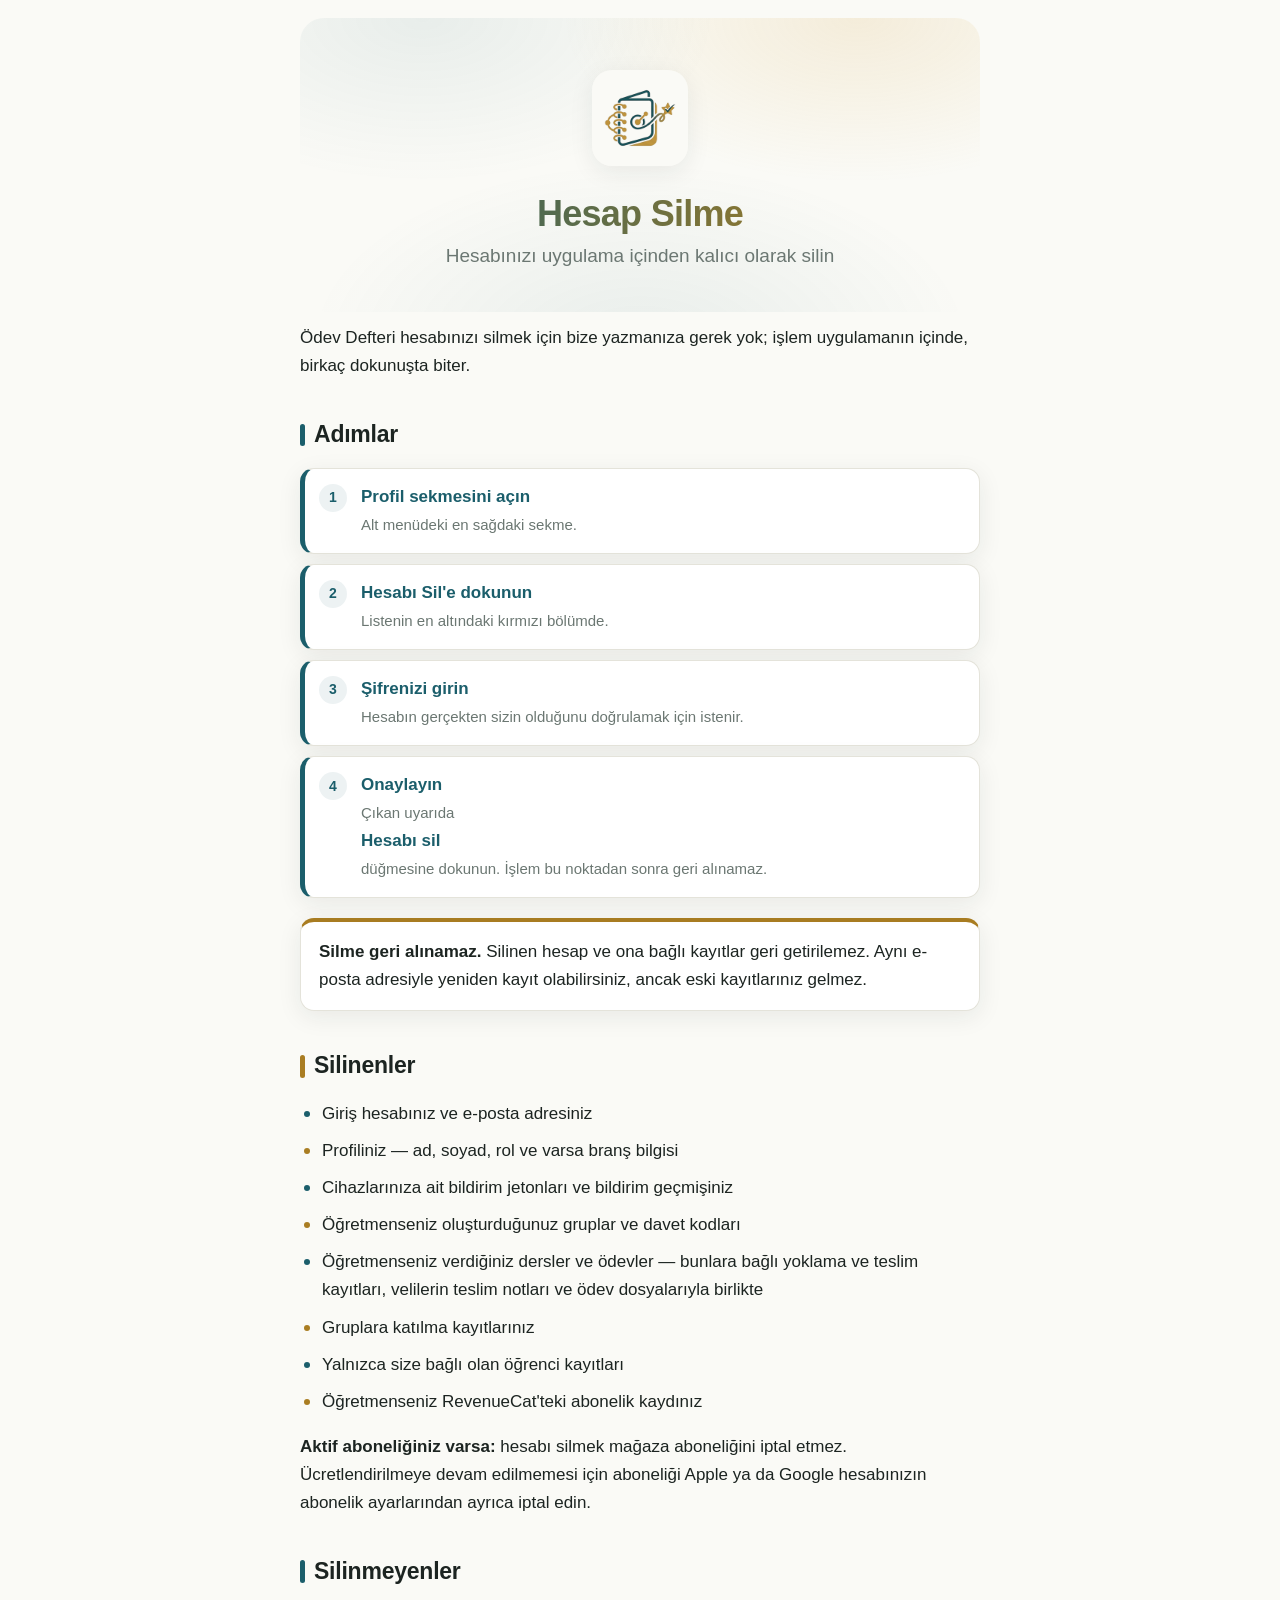
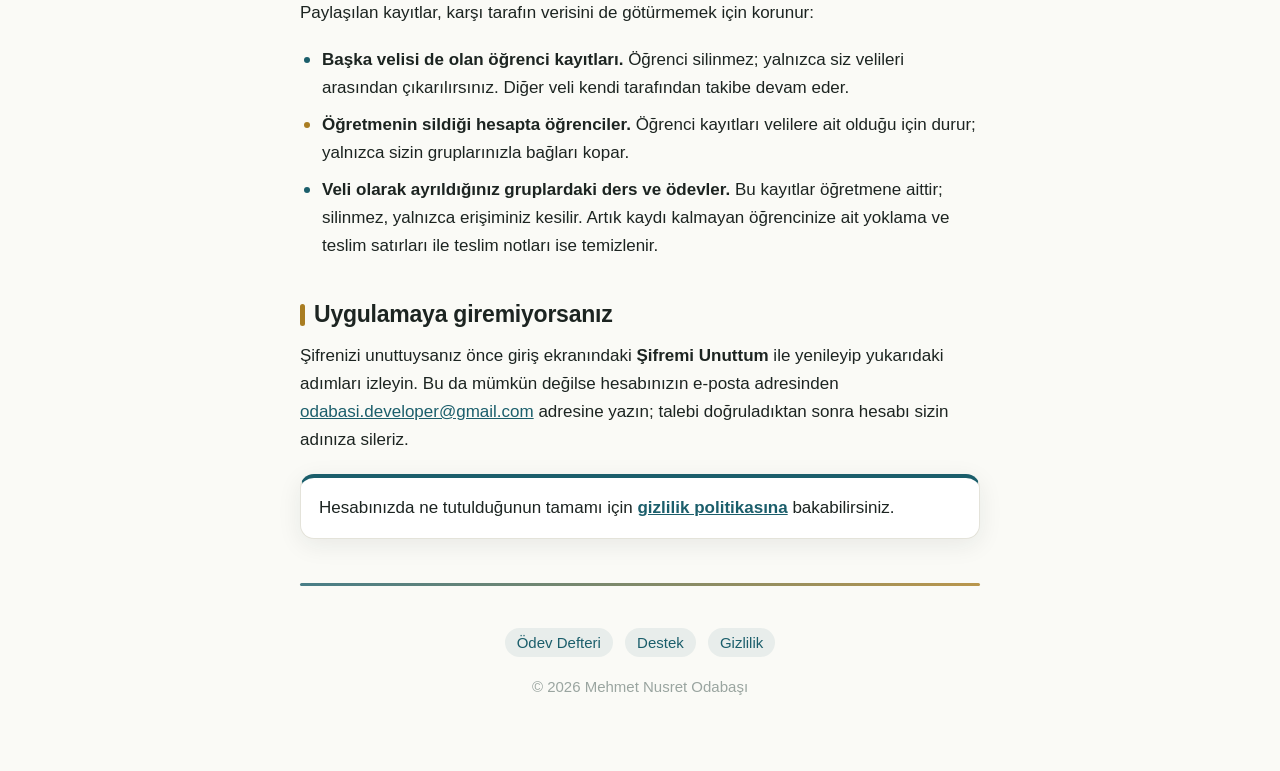
<file: hesap-silme/index.html>
<!DOCTYPE html>
<html lang="tr">
<head>
<meta charset="utf-8">
<meta name="viewport" content="width=device-width, initial-scale=1">
<title>Ödev Defteri — Hesap Silme</title>
<meta name="description" content="Ödev Defteri hesabınızı uygulama içinden nasıl silersiniz, silme neyi kapsar ve neyi kapsamaz.">
<link rel="icon" href="../assets/logo.png">
<link rel="stylesheet" href="../assets/style.css">
</head>
<body>
<div class="wrap">

<header>
  <img src="../assets/logo.png" alt="Ödev Defteri">
  <h1>Hesap Silme</h1>
  <p class="tagline">Hesabınızı uygulama içinden kalıcı olarak silin</p>
</header>

<p>Ödev Defteri hesabınızı silmek için bize yazmanıza gerek yok; işlem uygulamanın
içinde, birkaç dokunuşta biter.</p>

<h2>Adımlar</h2>
<ul class="steps">
  <li><b>Profil sekmesini açın</b><span>Alt menüdeki en sağdaki sekme.</span></li>
  <li><b>Hesabı Sil'e dokunun</b><span>Listenin en altındaki kırmızı bölümde.</span></li>
  <li><b>Şifrenizi girin</b><span>Hesabın gerçekten sizin olduğunu doğrulamak için istenir.</span></li>
  <li><b>Onaylayın</b><span>Çıkan uyarıda <b>Hesabı sil</b> düğmesine dokunun. İşlem bu noktadan sonra geri alınamaz.</span></li>
</ul>

<div class="contact warn">
  <p><b>Silme geri alınamaz.</b> Silinen hesap ve ona bağlı kayıtlar geri getirilemez.
  Aynı e-posta adresiyle yeniden kayıt olabilirsiniz, ancak eski kayıtlarınız
  gelmez.</p>
</div>

<h2>Silinenler</h2>
<ul class="plain">
  <li>Giriş hesabınız ve e-posta adresiniz</li>
  <li>Profiliniz — ad, soyad, rol ve varsa branş bilgisi</li>
  <li>Cihazlarınıza ait bildirim jetonları ve bildirim geçmişiniz</li>
  <li>Öğretmenseniz oluşturduğunuz gruplar ve davet kodları</li>
  <li>Öğretmenseniz verdiğiniz dersler ve ödevler — bunlara bağlı yoklama ve teslim
  kayıtları, velilerin teslim notları ve ödev dosyalarıyla birlikte</li>
  <li>Gruplara katılma kayıtlarınız</li>
  <li>Yalnızca size bağlı olan öğrenci kayıtları</li>
  <li>Öğretmenseniz RevenueCat'teki abonelik kaydınız</li>
</ul>

<p><b>Aktif aboneliğiniz varsa:</b> hesabı silmek mağaza aboneliğini iptal etmez.
Ücretlendirilmeye devam edilmemesi için aboneliği Apple ya da Google hesabınızın
abonelik ayarlarından ayrıca iptal edin.</p>

<h2>Silinmeyenler</h2>
<p>Paylaşılan kayıtlar, karşı tarafın verisini de götürmemek için korunur:</p>
<ul class="plain">
  <li><b>Başka velisi de olan öğrenci kayıtları.</b> Öğrenci silinmez; yalnızca siz
  velileri arasından çıkarılırsınız. Diğer veli kendi tarafından takibe devam eder.</li>
  <li><b>Öğretmenin sildiği hesapta öğrenciler.</b> Öğrenci kayıtları velilere ait
  olduğu için durur; yalnızca sizin gruplarınızla bağları kopar.</li>
  <li><b>Veli olarak ayrıldığınız gruplardaki ders ve ödevler.</b> Bu kayıtlar
  öğretmene aittir; silinmez, yalnızca erişiminiz kesilir. Artık kaydı kalmayan
  öğrencinize ait yoklama ve teslim satırları ile teslim notları ise temizlenir.</li>
</ul>

<h2>Uygulamaya giremiyorsanız</h2>
<p>Şifrenizi unuttuysanız önce giriş ekranındaki <b>Şifremi Unuttum</b> ile yenileyip
yukarıdaki adımları izleyin. Bu da mümkün değilse hesabınızın e-posta adresinden
<a href="mailto:odabasi.developer@gmail.com">odabasi.developer@gmail.com</a> adresine
yazın; talebi doğruladıktan sonra hesabı sizin adınıza sileriz.</p>

<div class="contact">
  <p>Hesabınızda ne tutulduğunun tamamı için
  <a href="../gizlilik/">gizlilik politikasına</a> bakabilirsiniz.</p>
</div>

<hr>
<footer>
  <a href="../">Ödev Defteri</a>
  <a href="../destek/">Destek</a>
  <a href="../gizlilik/">Gizlilik</a>
  <div class="copyright">© 2026 Mehmet Nusret Odabaşı</div>
</footer>

</div>
</body>
</html>
</file>
<file: assets/style.css>
/* Her sayfanin paylastigi stil dosyasi. Palet uygulamadan aliniyor:
   kirik beyaz zemin uzerine koyu teal, vurgu olarak altin sarisi —
   ikisi de logodan gelen marka renkleri.

   Once telefon: temel kurallar dar ekrani hedefler, medya sorgulari
   yalnizca genis ekrani ferahlatir ve koyu temaya uyarlar. */

:root {
  --ink: #1c2421;
  --ink-soft: #6b7772;
  --ink-faint: #9aa5a0;
  --ground: #fafaf6;
  --card: #ffffff;
  --line: #e4e3da;

  --teal: #1b5e6b;
  --gold: #a97d22;

  /* Ayni iki renk dusuk saydamlikta; kart ve rozet dolgulari icin. */
  --teal-tint: #1b5e6b14;
  --gold-tint: #d8a43c26;

  --shadow: 0 6px 24px rgb(28 36 33 / 0.08);
}

@media (prefers-color-scheme: dark) {
  :root {
    --ink: #eceeed;
    --ink-soft: #aab4b0;
    --ink-faint: #85908c;
    --ground: #0e1614;
    --card: #18211f;
    --line: #2c3734;

    /* Koyu zeminde marka renkleri okunmuyor; ayni tonun acigi kullanilir. */
    --teal: #7cc0cc;
    --gold: #e8be68;

    --teal-tint: #7cc0cc1f;
    --gold-tint: #e8be681f;

    --shadow: 0 6px 24px rgb(0 0 0 / 0.35);
  }
}

* { box-sizing: border-box; }

body {
  margin: 0;
  padding: 0 18px 64px;
  background: var(--ground);
  color: var(--ink);
  font: 17px/1.65 -apple-system, BlinkMacSystemFont, "Segoe UI", Roboto, Helvetica, Arial, sans-serif;
  -webkit-text-size-adjust: 100%;
  overflow-wrap: break-word;
}

img { max-width: 100%; }

.wrap { max-width: 680px; margin: 0 auto; }

/* Baslik — iki marka rengini tasiyan yumusak bir bant */

header {
  position: relative;
  margin: 18px 0 8px;
  padding: 40px 20px 32px;
  text-align: center;
  border-radius: 24px;
  background:
    radial-gradient(62% 80% at 18% 0%, var(--teal-tint), transparent 70%),
    radial-gradient(62% 80% at 82% 0%, var(--gold-tint), transparent 70%),
    radial-gradient(70% 90% at 50% 112%, var(--teal-tint), transparent 70%);
}

header img {
  width: 84px;
  height: 84px;
  border-radius: 20px;
  box-shadow: var(--shadow);
}

h1 {
  margin: 18px 0 6px;
  font-size: clamp(28px, 8vw, 36px);
  line-height: 1.15;
  letter-spacing: -0.02em;
  background: linear-gradient(100deg, var(--teal), var(--gold) 90%);
  -webkit-background-clip: text;
  background-clip: text;
  color: transparent;
}

.tagline {
  margin: 0;
  color: var(--ink-soft);
  font-size: clamp(16px, 4.4vw, 19px);
}

/* Bolum basliklari — teal ve altin arasinda donen renkli cubuk */

h2 {
  position: relative;
  margin: 40px 0 12px;
  padding-left: 14px;
  font-size: clamp(20px, 5.4vw, 23px);
  line-height: 1.3;
  letter-spacing: -0.01em;
}

h2::before {
  content: "";
  position: absolute;
  left: 0;
  top: 0.16em;
  bottom: 0.16em;
  width: 5px;
  border-radius: 3px;
  background: var(--teal);
}

h2:nth-of-type(even)::before { background: var(--gold); }

/* Basligin altinda renkli bir kart listesi varsa cubuk kendiliginden
   donen renge degil o listenin rengine uymali; yoksa ogretmen bolumunun
   basligi altin, kartlari teal olup birbirini tutmuyor. */
h2.teal::before { background: var(--teal); }
h2.gold::before { background: var(--gold); }

h3 {
  margin: 26px 0 4px;
  font-size: 17px;
  color: var(--teal);
}

p { margin: 12px 0; }

a { color: var(--teal); }

hr {
  margin: 44px 0 0;
  border: 0;
  height: 3px;
  border-radius: 2px;
  background: linear-gradient(90deg, var(--teal), var(--gold));
  opacity: 0.8;
}

/* Rol ve ozellik kartlari — her satirin basinda numarali rozet */

.steps {
  list-style: none;
  margin: 18px 0;
  padding: 0;
  counter-reset: step;
}

.steps li {
  position: relative;
  counter-increment: step;
  background: var(--card);
  border: 1px solid var(--line);
  border-left: 5px solid var(--teal);
  border-radius: 14px;
  padding: 14px 16px 14px 56px;
  margin-bottom: 10px;
  box-shadow: var(--shadow);
}

.steps li::before {
  content: counter(step);
  position: absolute;
  left: 14px;
  top: 15px;
  width: 28px;
  height: 28px;
  border-radius: 50%;
  display: grid;
  place-items: center;
  font-size: 14px;
  font-weight: 700;
  color: var(--teal);
  background: var(--teal-tint);
}

.steps b { display: block; font-size: 17px; color: var(--teal); }

.steps span { color: var(--ink-soft); font-size: 15px; }

/* Altin varyant: veli tarafi, ogretmen tarafindan ayrilsin diye. */

.steps.gold li { border-left-color: var(--gold); }
.steps.gold li::before { color: var(--gold); background: var(--gold-tint); }
.steps.gold b { color: var(--gold); }

/* Duz madde listeleri — isaretler iki marka rengi arasinda doner */

ul.plain { padding-left: 22px; }

ul.plain li { margin: 7px 0; }

ul.plain li::marker { color: var(--teal); font-size: 1.1em; }
ul.plain li:nth-child(even)::marker { color: var(--gold); }

/* Iletisim ve uyari kutusu */

.contact {
  background: var(--card);
  border: 1px solid var(--line);
  border-top: 4px solid var(--teal);
  border-radius: 14px;
  padding: 16px 18px;
  margin: 20px 0;
  box-shadow: var(--shadow);
}

.contact.warn { border-top-color: var(--gold); }

.contact p:first-child { margin-top: 0; }
.contact p:last-child { margin-bottom: 0; }
.contact a { font-weight: 600; }

/* Politika basligi altindaki yururluk satiri */

.meta {
  display: inline-block;
  margin: 6px 0 0;
  padding: 5px 12px;
  border-radius: 999px;
  background: var(--teal-tint);
  color: var(--ink-soft);
  font-size: 14px;
  line-height: 1.5;
}

/* Alt bilgi */

footer {
  margin-top: 22px;
  padding-top: 18px;
  color: var(--ink-faint);
  font-size: 15px;
  line-height: 2.2;
  text-align: center;
}

footer a {
  margin: 0 4px;
  padding: 6px 12px;
  border-radius: 999px;
  background: var(--teal-tint);
  color: var(--teal);
  text-decoration: none;
  white-space: nowrap;
}

footer a:hover { text-decoration: underline; }

footer .copyright { margin-top: 16px; line-height: 1.6; }

/* Genis ekranlar */

@media (min-width: 560px) {
  body { padding: 0 24px 72px; }
  header { padding: 52px 24px 40px; }
  header img { width: 96px; height: 96px; }
  .steps li { padding-right: 20px; }
}
</file>
